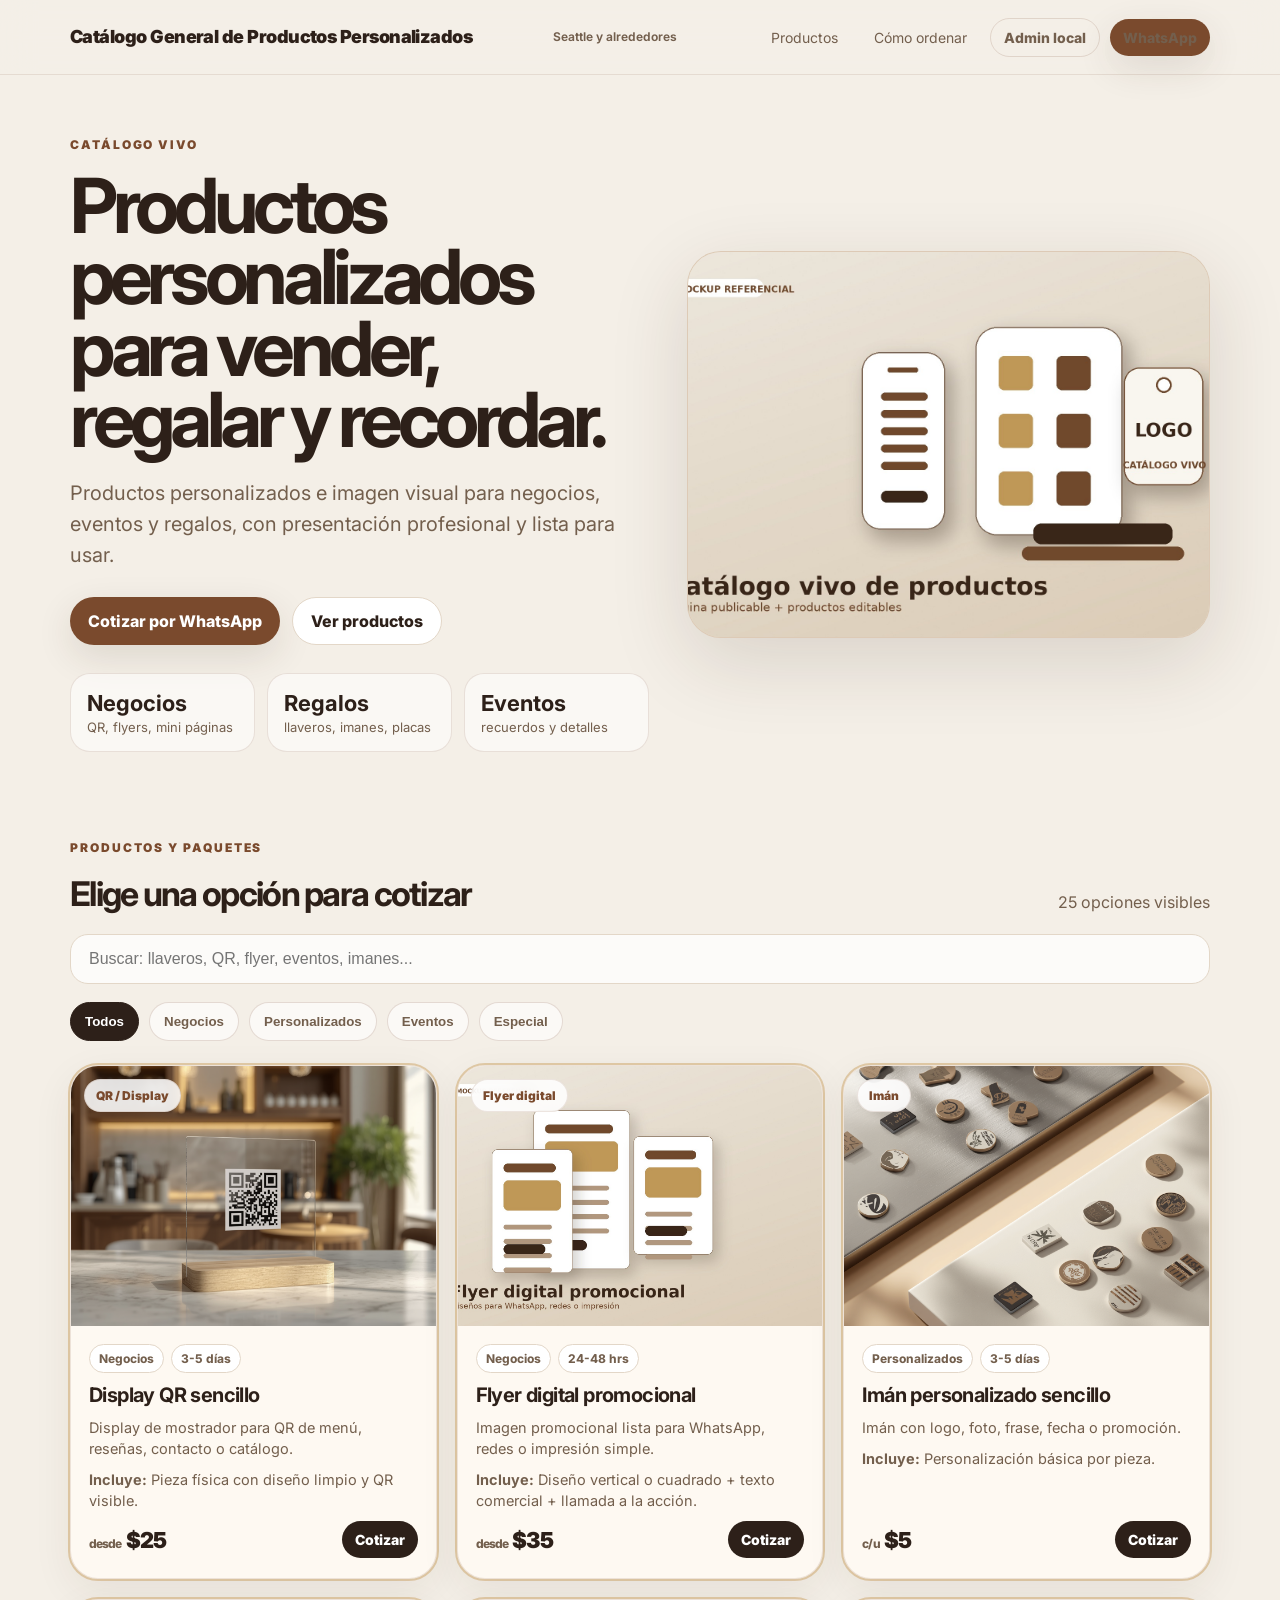
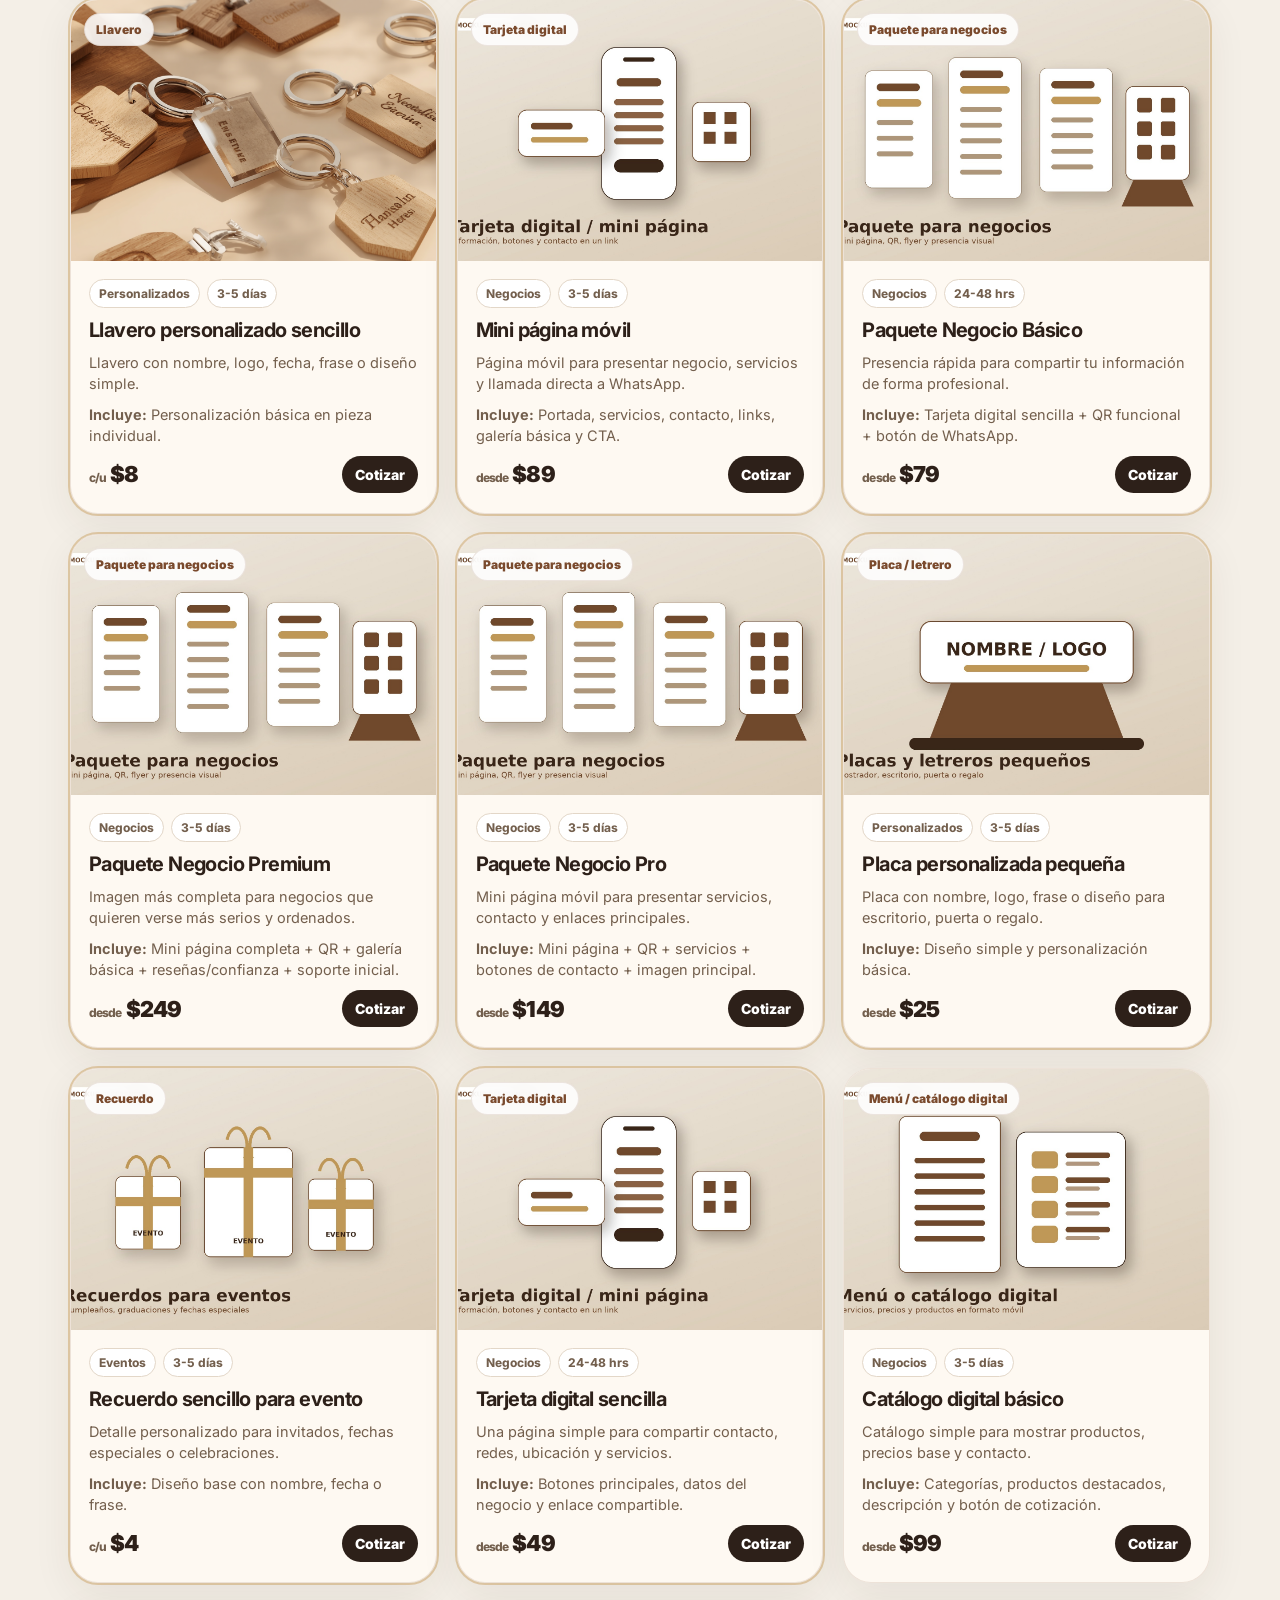
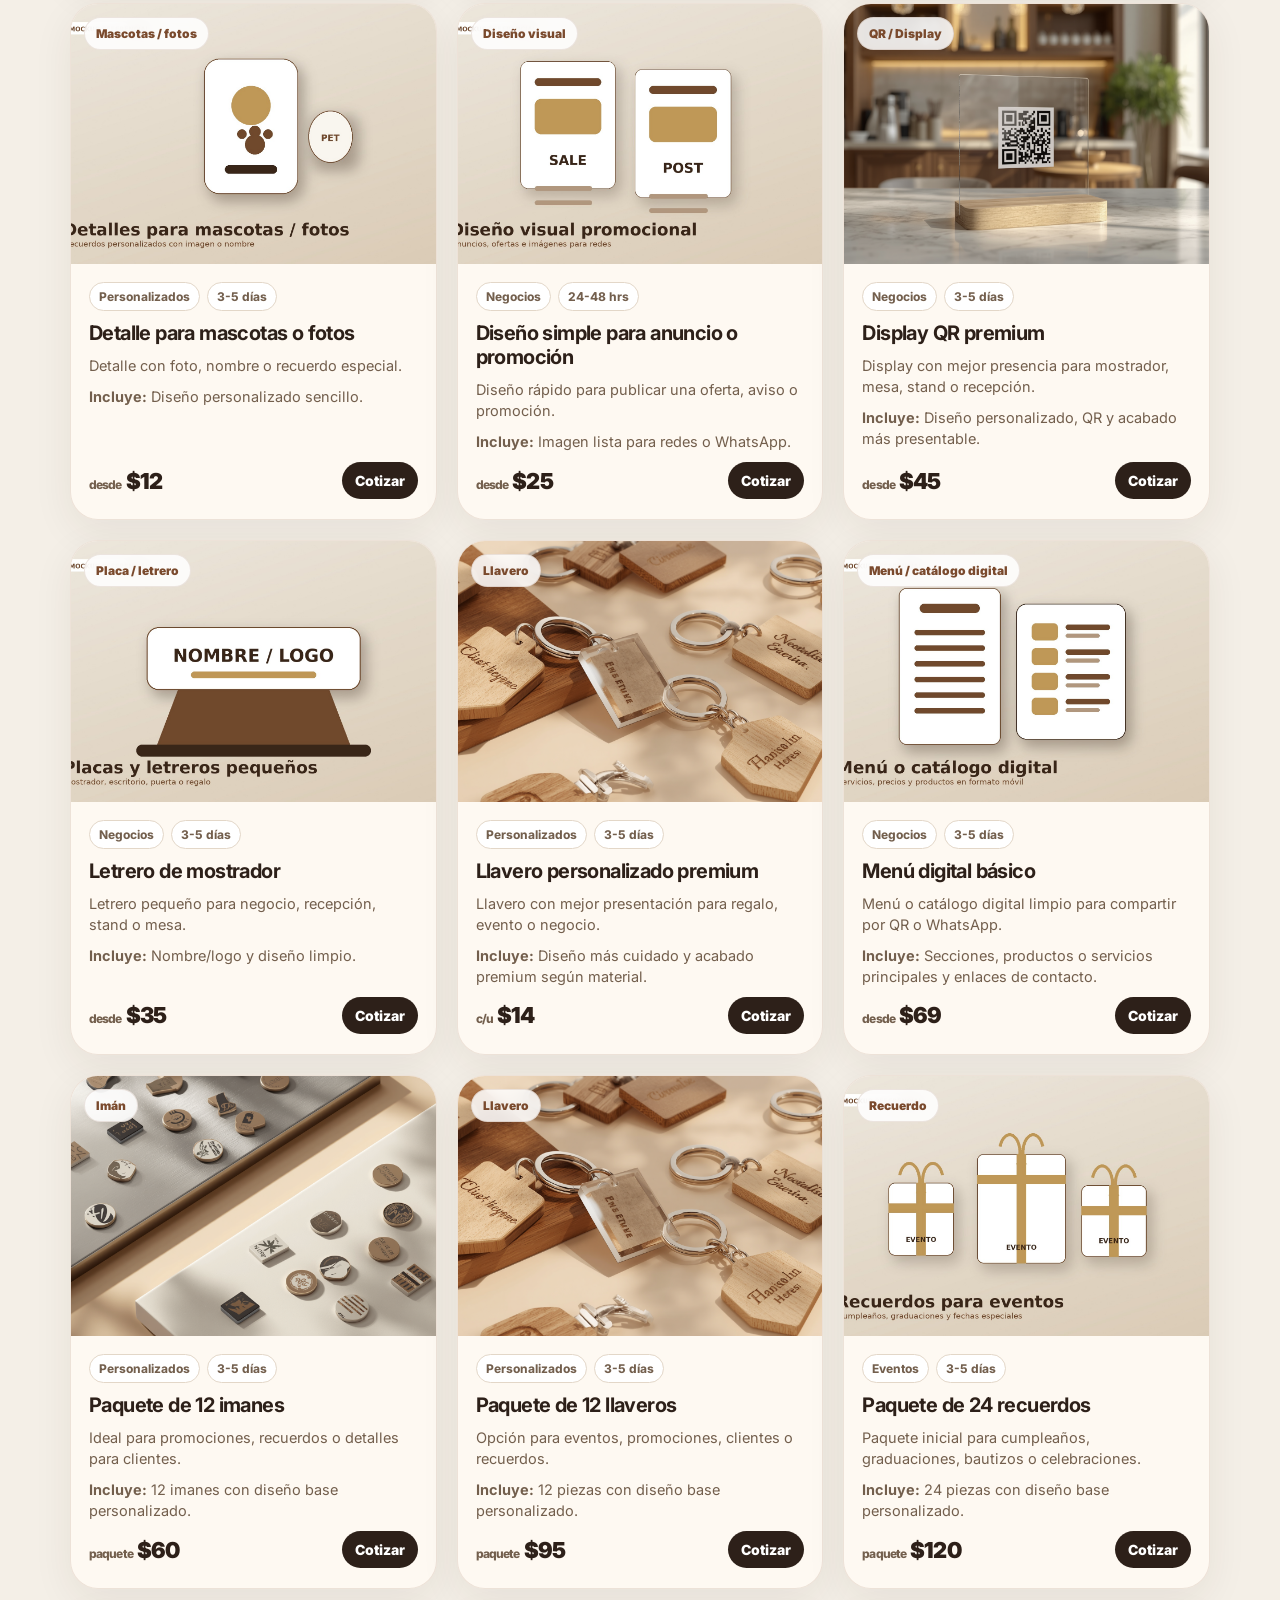
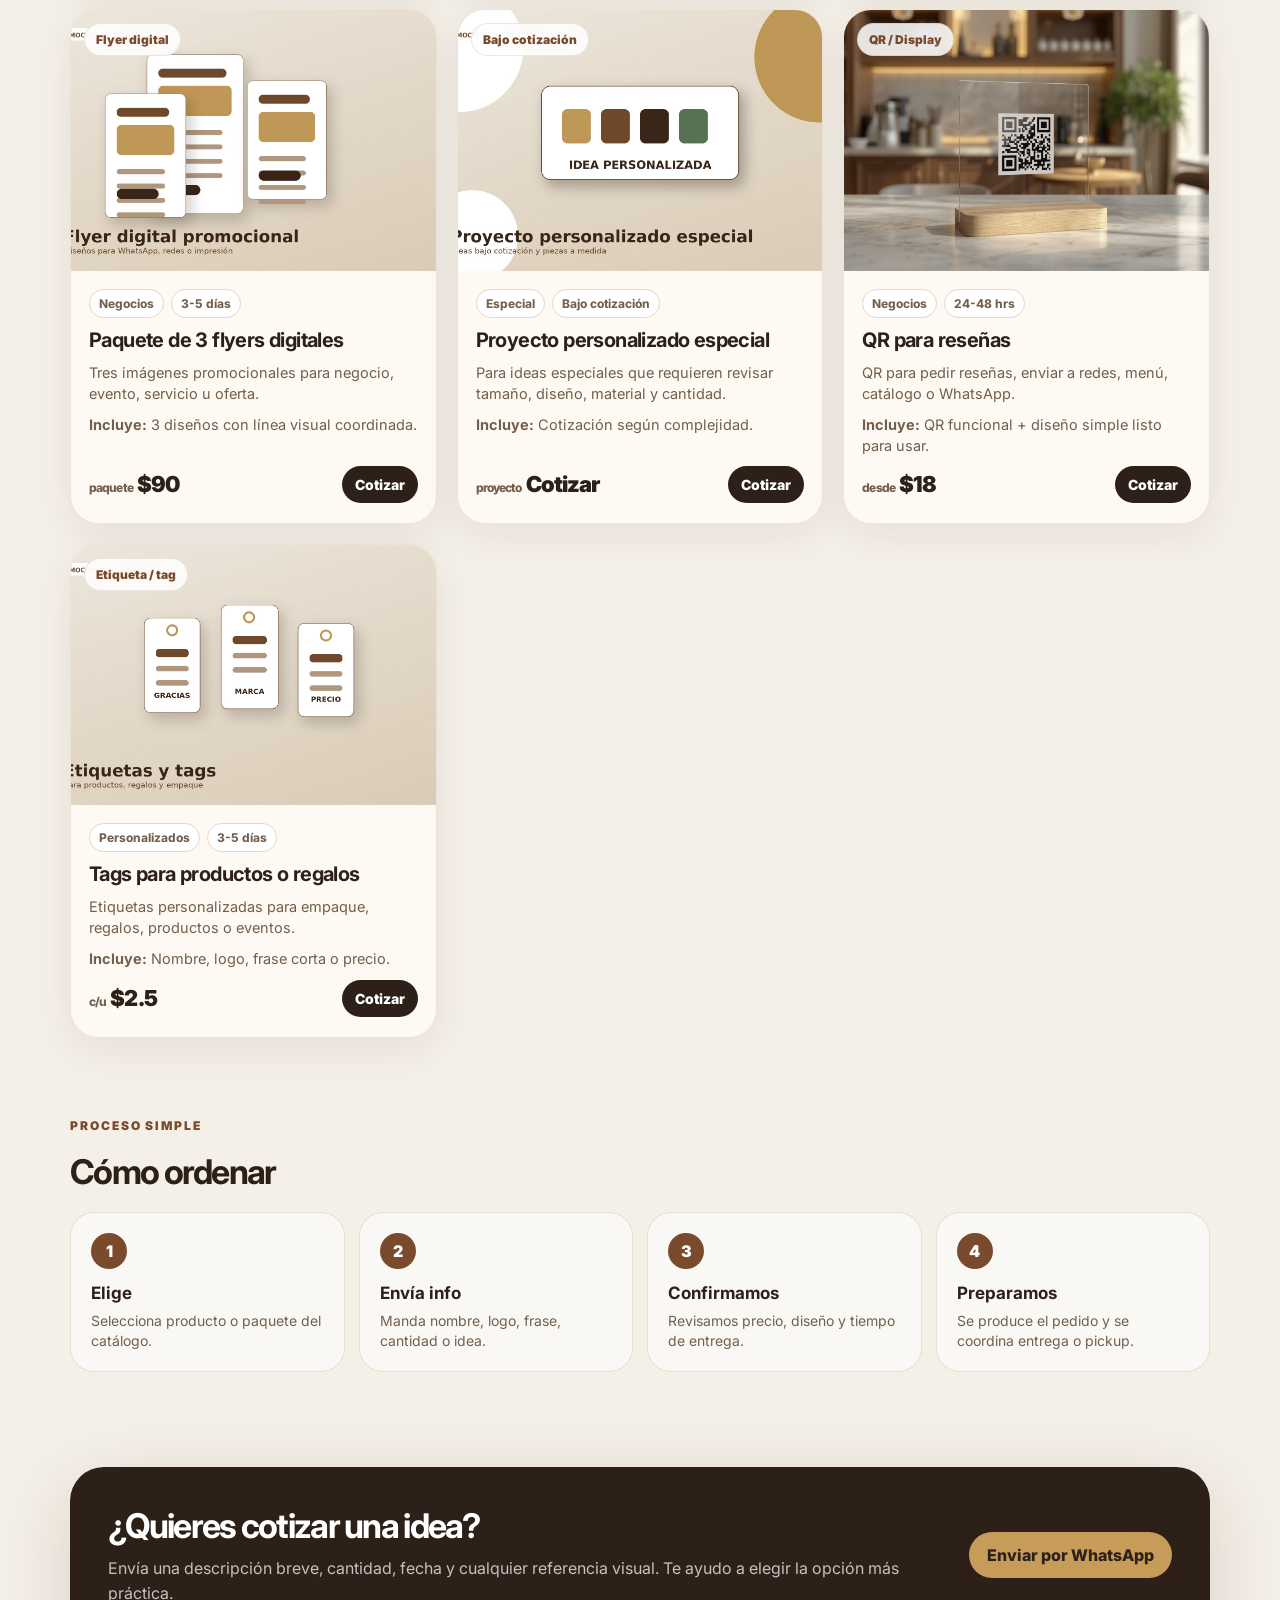
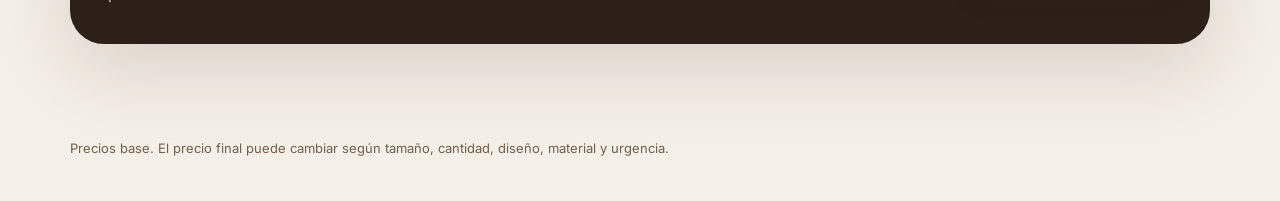
<file: index.html>
<!doctype html>
<html lang="es">
<head>
  <meta charset="utf-8" />
  <meta name="viewport" content="width=device-width, initial-scale=1" />
  <meta name="description" content="Productos personalizados e imagen visual para negocios, eventos y regalos." />
  <title>Catálogo General de Productos Personalizados</title>
  <link rel="preconnect" href="https://fonts.googleapis.com">
  <link rel="preconnect" href="https://fonts.gstatic.com" crossorigin>
  <link href="https://fonts.googleapis.com/css2?family=Inter:wght@500;650;750;800;900&display=swap" rel="stylesheet">
  <link rel="stylesheet" href="assets/css/style.css" />
</head>
<body>
  <header class="topbar"><div class="wrap nav"><div class="brand" id="brandName">Catálogo</div><div class="brand"><span id="brandSub">Seattle y alrededores</span></div><nav class="navlinks"><a href="#productos">Productos</a><a href="#proceso">Cómo ordenar</a><a href="admin-local.html" class="btn ghost">Admin local</a><a id="waMain" class="btn" target="_blank" rel="noopener">WhatsApp</a></nav></div></header>
  <main>
    <section class="hero"><div class="wrap heroGrid"><div><div class="eyebrow">Catálogo vivo</div><h1 id="heroTitle">Productos personalizados para vender, regalar y recordar.</h1><p id="heroDesc">Productos personalizados e imagen visual para negocios, eventos y regalos, con presentación profesional y lista para usar.</p><div class="heroActions"><a id="waCta" class="btn" target="_blank" rel="noopener">Cotizar por WhatsApp</a><a href="#productos" class="btn alt">Ver productos</a></div><div class="stats"><div class="stat"><strong>Negocios</strong><span>QR, flyers, mini páginas</span></div><div class="stat"><strong>Regalos</strong><span>llaveros, imanes, placas</span></div><div class="stat"><strong>Eventos</strong><span>recuerdos y detalles</span></div></div></div><div class="heroImage"><img id="heroImg" src="assets/productos/hero_portada.jpg" alt="Catálogo de productos personalizados"></div></div></section>
    <section id="productos" class="section"><div class="wrap"><div class="sectionHead"><div><div class="eyebrow">Productos y paquetes</div><h2>Elige una opción para cotizar</h2></div><p id="productCount">Opciones visibles</p></div><div class="searchBox"><input id="search" type="search" placeholder="Buscar: llaveros, QR, flyer, eventos, imanes..." /></div><div id="filters" class="filters"></div><div id="products" class="grid"></div></div></section>
    <section id="proceso" class="section"><div class="wrap"><div class="sectionHead"><div><div class="eyebrow">Proceso simple</div><h2>Cómo ordenar</h2></div></div><div class="process"><div class="step"><div class="num">1</div><h3>Elige</h3><p>Selecciona producto o paquete del catálogo.</p></div><div class="step"><div class="num">2</div><h3>Envía info</h3><p>Manda nombre, logo, frase, cantidad o idea.</p></div><div class="step"><div class="num">3</div><h3>Confirmamos</h3><p>Revisamos precio, diseño y tiempo de entrega.</p></div><div class="step"><div class="num">4</div><h3>Preparamos</h3><p>Se produce el pedido y se coordina entrega o pickup.</p></div></div></div></section>
    <section class="cta"><div class="wrap"><div class="ctaBox"><div><h2>¿Quieres cotizar una idea?</h2><p>Envía una descripción breve, cantidad, fecha y cualquier referencia visual. Te ayudo a elegir la opción más práctica.</p></div><a id="waCta2" class="btn" href="https://wa.me/12068801104" target="_blank" rel="noopener">Enviar por WhatsApp</a></div></div></section>
  </main>
  <footer class="footer"><div class="wrap">Precios base. El precio final puede cambiar según tamaño, cantidad, diseño, material y urgencia.</div></footer>
  <script src="assets/js/app.js"></script>
  <script>document.addEventListener('DOMContentLoaded',()=>setTimeout(()=>{const a=document.getElementById('waCta'); if(a) document.getElementById('waCta2').href=a.href;},500));</script>
</body>
</html>
</file>
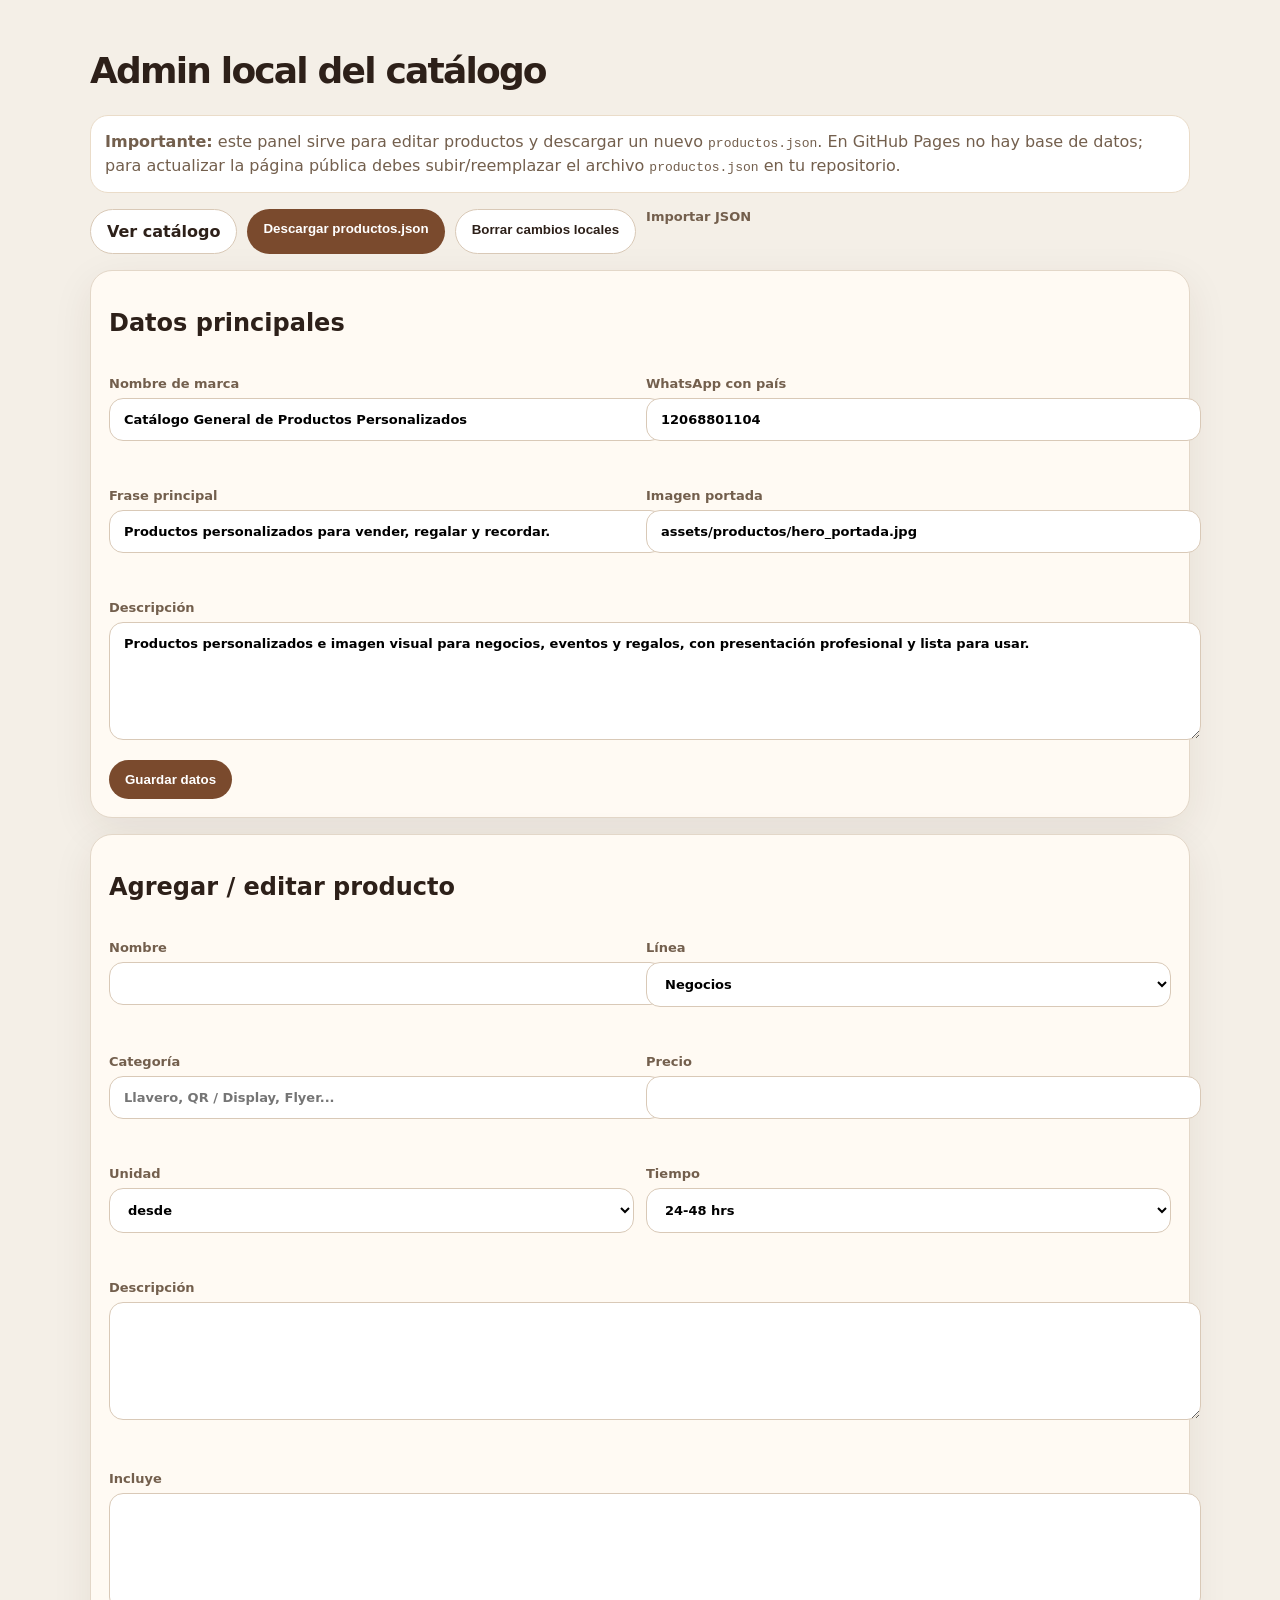
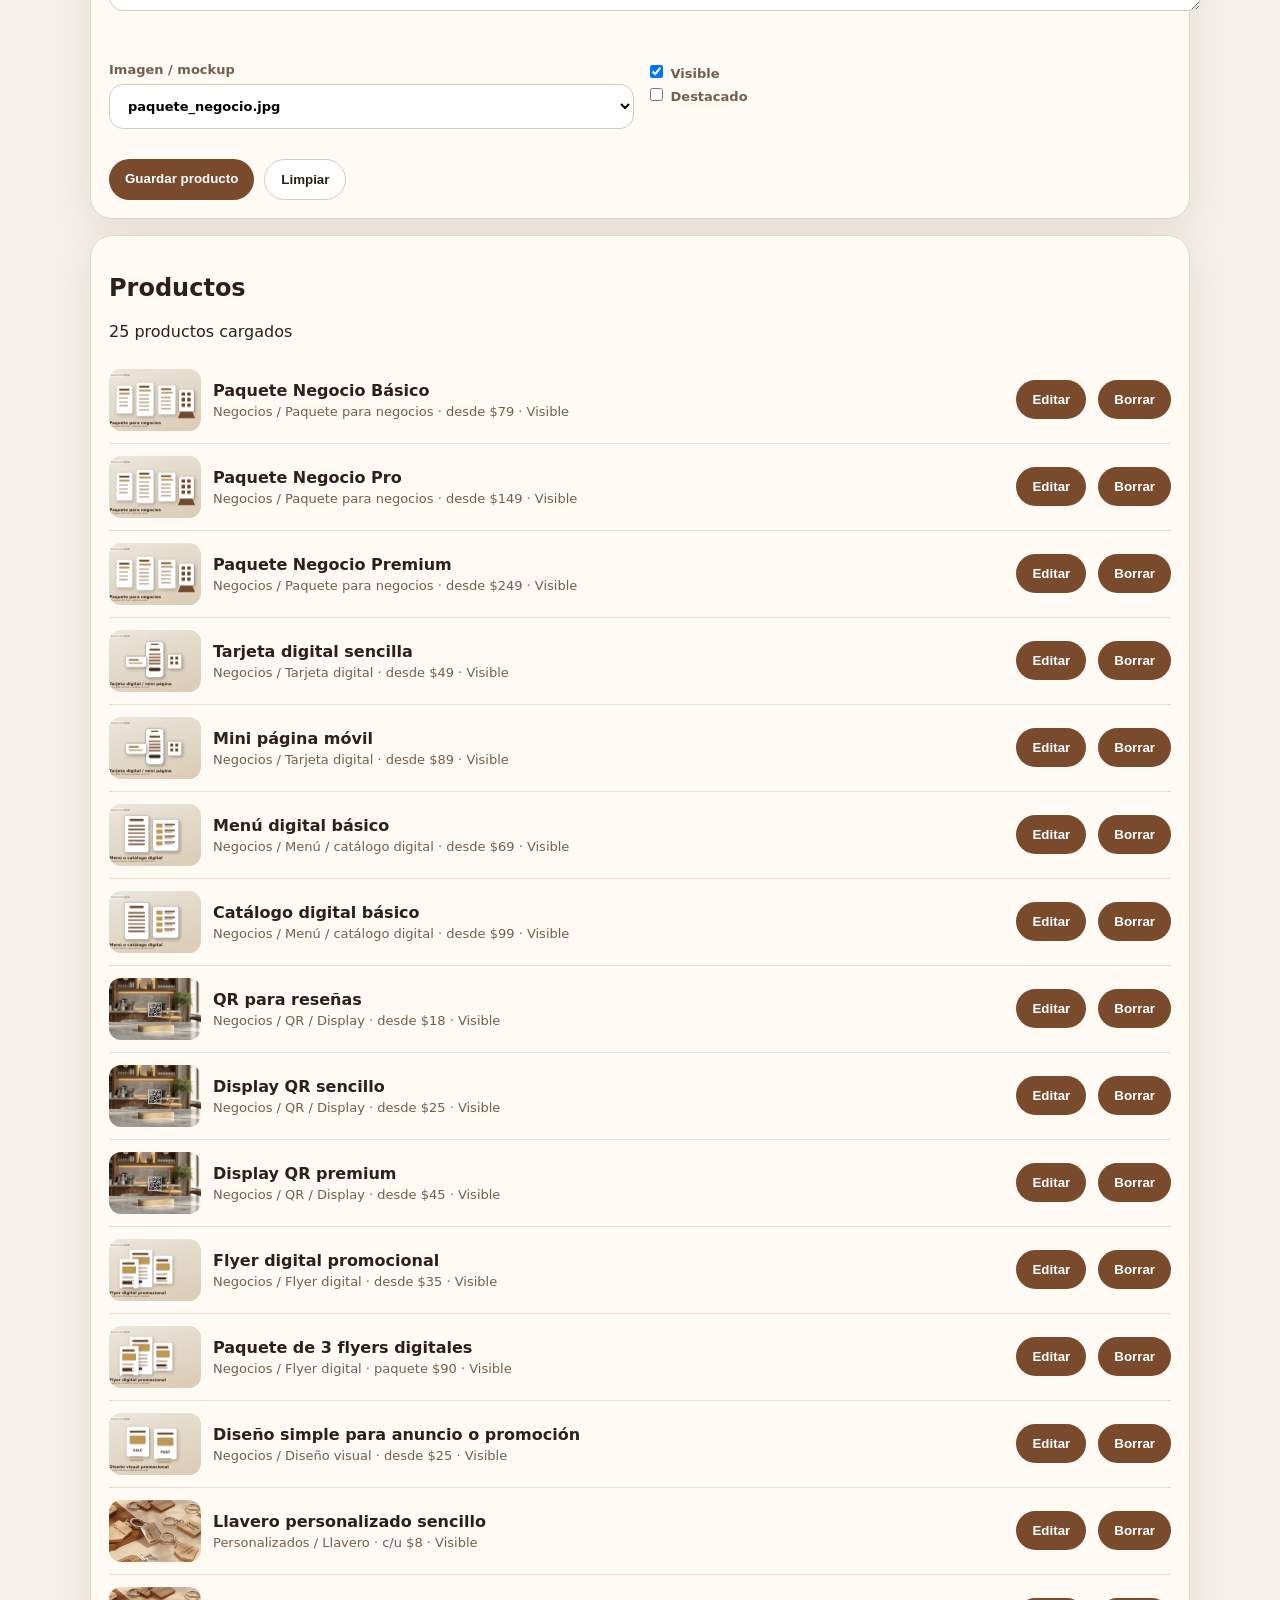
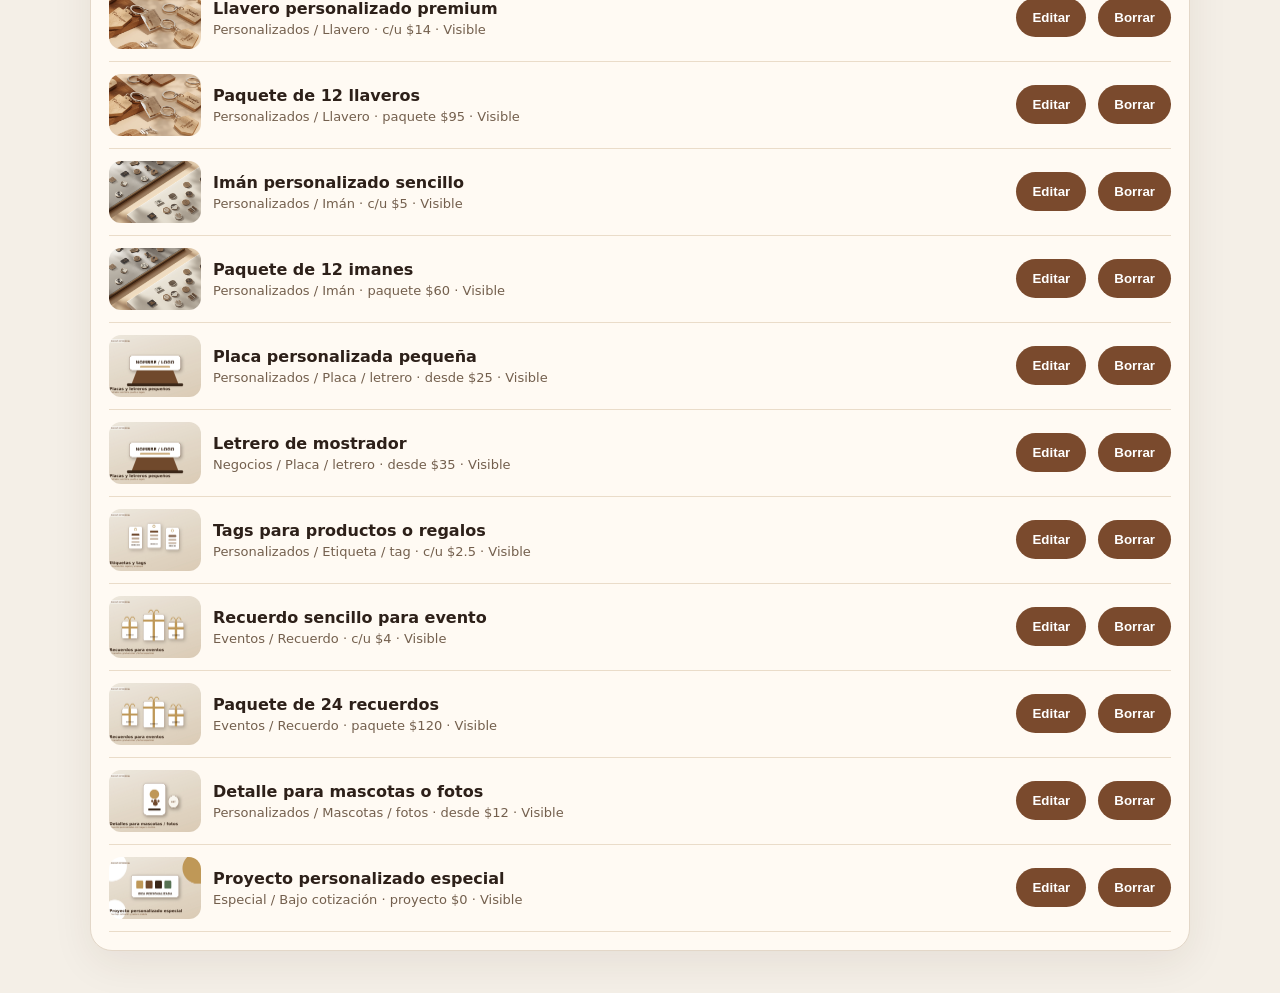
<file: admin-local.html>
<!doctype html><html lang="es"><head><meta charset="utf-8"><meta name="viewport" content="width=device-width,initial-scale=1"><title>Admin local - Catálogo</title><style>
body{margin:0;background:#f4efe7;color:#2d2019;font-family:Inter,system-ui,Arial,sans-serif}.wrap{max-width:1100px;margin:auto;padding:26px 16px}h1{font-size:36px;letter-spacing:-.05em}.panel{background:#fffaf3;border:1px solid #e3d7c8;border-radius:22px;padding:18px;margin:16px 0;box-shadow:0 12px 40px rgba(60,38,22,.08)}.grid{display:grid;grid-template-columns:repeat(2,1fr);gap:12px}label{font-weight:800;font-size:13px;color:#735f4d}input,textarea,select{width:100%;padding:13px 14px;border-radius:14px;border:1px solid #d9c9b7;background:#fff;font:inherit;margin-top:6px}textarea{min-height:90px}.actions{display:flex;gap:10px;flex-wrap:wrap;margin-top:14px}button,a.btn{border:0;background:#7a4a2d;color:#fff;border-radius:999px;padding:12px 16px;font-weight:900;cursor:pointer;text-decoration:none;display:inline-flex}button.alt,a.alt{background:#fff;color:#2d2019;border:1px solid #d9c9b7}.row{display:grid;grid-template-columns:92px 1fr auto auto;gap:12px;align-items:center;border-bottom:1px solid #eadcc9;padding:12px 0}.row img{width:92px;height:62px;object-fit:cover;border-radius:12px}.row strong{display:block}.row span{display:block;color:#735f4d;font-size:13px;margin-top:4px}.note{line-height:1.5;color:#735f4d;background:#fff;border:1px solid #eadcc9;border-radius:18px;padding:14px}@media(max-width:760px){.grid,.row{grid-template-columns:1fr}.row img{width:100%;height:160px}}
</style></head><body><div class="wrap"><h1>Admin local del catálogo</h1><p class="note"><strong>Importante:</strong> este panel sirve para editar productos y descargar un nuevo <code>productos.json</code>. En GitHub Pages no hay base de datos; para actualizar la página pública debes subir/reemplazar el archivo <code>productos.json</code> en tu repositorio.</p><div class="actions"><a class="btn alt" href="index.html">Ver catálogo</a><button id="downloadJson">Descargar productos.json</button><button class="alt" id="resetLocal">Borrar cambios locales</button><label class="btn alt">Importar JSON<input id="importJson" type="file" accept="application/json" hidden></label></div>
<div class="panel"><h2>Datos principales</h2><div class="grid"><p><label>Nombre de marca<input id="brandName"></label></p><p><label>WhatsApp con país<input id="whatsapp"></label></p><p><label>Frase principal<input id="tagline"></label></p><p><label>Imagen portada<input id="heroImage"></label></p><p style="grid-column:1/-1"><label>Descripción<textarea id="description"></textarea></label></p></div><button id="saveSettings">Guardar datos</button></div>
<div class="panel"><h2>Agregar / editar producto</h2><input type="hidden" id="editId"><div class="grid"><p><label>Nombre<input id="nombre"></label></p><p><label>Línea<select id="linea"><option>Negocios</option><option>Personalizados</option><option>Eventos</option><option>Especial</option></select></label></p><p><label>Categoría<input id="categoria" placeholder="Llavero, QR / Display, Flyer..."></label></p><p><label>Precio<input id="precio" type="number" step="0.01"></label></p><p><label>Unidad<select id="unidad"><option>desde</option><option>c/u</option><option>paquete</option><option>proyecto</option></select></label></p><p><label>Tiempo<select id="tiempo"><option>24-48 hrs</option><option>3-5 días</option><option>Mismo día</option><option>Bajo cotización</option></select></label></p><p style="grid-column:1/-1"><label>Descripción<textarea id="descripcion"></textarea></label></p><p style="grid-column:1/-1"><label>Incluye<textarea id="incluye"></textarea></label></p><p><label>Imagen / mockup<select id="imagen"></select></label></p><p><label><input id="visible" type="checkbox" checked style="width:auto"> Visible</label><br><label><input id="destacado" type="checkbox" style="width:auto"> Destacado</label></p></div><div class="actions"><button id="saveProduct">Guardar producto</button><button class="alt" id="clear">Limpiar</button></div></div>
<div class="panel"><h2>Productos</h2><p id="count"></p><div id="list"></div></div></div><script src="assets/js/admin.js"></script></body></html>
</file>
<file: assets/css/style.css>
:root{
  --bg:#f4efe7; --panel:#fffaf3; --ink:#2d2019; --muted:#735f4d; --line:#e3d7c8;
  --accent:#7a4a2d; --gold:#c79b58; --soft:#eadcc9; --white:#fff; --radius:24px;
  --shadow:0 24px 80px rgba(60,38,22,.14); --shadow2:0 12px 36px rgba(60,38,22,.12);
}
*{box-sizing:border-box} html{scroll-behavior:smooth} body{margin:0;font-family:Inter, ui-sans-serif, system-ui, -apple-system, Segoe UI, Roboto, Arial, sans-serif;background:var(--bg);color:var(--ink)}
a{color:inherit} .wrap{max-width:1180px;margin:0 auto;padding:0 20px}.topbar{position:sticky;top:0;z-index:50;background:rgba(244,239,231,.84);backdrop-filter:blur(16px);border-bottom:1px solid rgba(122,74,45,.12)}
.nav{height:74px;display:flex;align-items:center;justify-content:space-between;gap:18px}.brand{font-weight:900;letter-spacing:-.03em;font-size:18px;line-height:1.05}.brand span{display:block;font-size:12px;font-weight:650;color:var(--muted);letter-spacing:0}.navlinks{display:flex;gap:10px;align-items:center;flex-wrap:wrap}.navlinks a{font-size:14px;text-decoration:none;padding:10px 13px;border-radius:999px;color:var(--muted)}.navlinks a:hover{background:#fff;color:var(--ink)}
.btn{display:inline-flex;align-items:center;justify-content:center;gap:8px;border:0;border-radius:999px;padding:13px 18px;background:var(--accent);color:#fff;font-weight:800;text-decoration:none;box-shadow:var(--shadow2);cursor:pointer}.btn.alt{background:#fff;color:var(--ink);border:1px solid var(--line);box-shadow:none}.btn.ghost{background:transparent;color:var(--muted);box-shadow:none;border:1px solid rgba(122,74,45,.16)}
.hero{padding:62px 0 48px}.heroGrid{display:grid;grid-template-columns:1.05fr .95fr;gap:38px;align-items:center}.eyebrow{text-transform:uppercase;font-size:12px;letter-spacing:.16em;font-weight:900;color:var(--accent);margin-bottom:18px}.hero h1{font-size:clamp(42px,7vw,76px);line-height:.94;margin:0 0 22px;letter-spacing:-.07em}.hero p{font-size:20px;line-height:1.55;color:var(--muted);margin:0 0 26px;max-width:620px}.heroActions{display:flex;gap:12px;flex-wrap:wrap}.heroImage{border-radius:34px;overflow:hidden;background:var(--soft);box-shadow:var(--shadow);border:1px solid rgba(122,74,45,.12);aspect-ratio:1.35/1}.heroImage img{width:100%;height:100%;object-fit:cover;display:block}.stats{display:grid;grid-template-columns:repeat(3,1fr);gap:12px;margin-top:28px}.stat{background:rgba(255,255,255,.55);border:1px solid rgba(122,74,45,.14);border-radius:20px;padding:16px}.stat strong{display:block;font-size:22px}.stat span{display:block;color:var(--muted);font-size:13px;margin-top:3px}
.section{padding:40px 0}.sectionHead{display:flex;align-items:end;justify-content:space-between;gap:20px;margin-bottom:20px}.section h2{font-size:34px;letter-spacing:-.05em;margin:0}.sectionHead p{margin:0;color:var(--muted);max-width:520px;line-height:1.5}.filters{display:flex;gap:10px;flex-wrap:wrap;margin:0 0 24px}.filter{border:1px solid rgba(122,74,45,.18);background:rgba(255,255,255,.64);color:var(--muted);border-radius:999px;padding:11px 14px;cursor:pointer;font-weight:750}.filter.active{background:var(--ink);color:#fff;border-color:var(--ink)}.searchBox{display:flex;gap:10px;margin-bottom:18px}.searchBox input{width:100%;border:1px solid var(--line);border-radius:18px;padding:15px 18px;background:rgba(255,255,255,.75);font-size:16px;color:var(--ink);outline:none}.searchBox input:focus{border-color:var(--accent);box-shadow:0 0 0 4px rgba(122,74,45,.08)}
.grid{display:grid;grid-template-columns:repeat(3,1fr);gap:20px}.card{background:rgba(255,250,243,.9);border:1px solid rgba(122,74,45,.13);border-radius:28px;overflow:hidden;box-shadow:0 12px 40px rgba(60,38,22,.07);display:flex;flex-direction:column}.media{aspect-ratio:1.4/1;overflow:hidden;background:var(--soft);position:relative}.media img,.media video{width:100%;height:100%;object-fit:cover;display:block;transition:transform .35s ease}.card:hover .media img{transform:scale(1.045)}.badge{position:absolute;top:13px;left:13px;background:rgba(255,255,255,.86);backdrop-filter:blur(8px);border:1px solid rgba(122,74,45,.13);border-radius:999px;padding:8px 11px;font-size:12px;font-weight:900;color:var(--accent)}.body{padding:18px 18px 20px;display:flex;flex-direction:column;gap:10px;flex:1}.body h3{font-size:20px;letter-spacing:-.03em;margin:0}.desc{color:var(--muted);line-height:1.45;margin:0;font-size:14.5px}.meta{display:flex;align-items:center;justify-content:space-between;gap:10px;margin-top:auto}.price{font-size:22px;font-weight:950;letter-spacing:-.04em}.price small{font-size:12px;color:var(--muted);font-weight:800;margin-right:4px}.quote{font-size:14px;text-decoration:none;background:var(--ink);color:#fff;padding:10px 13px;border-radius:999px;font-weight:850}.chips{display:flex;gap:7px;flex-wrap:wrap}.chip{font-size:12px;font-weight:750;color:var(--muted);background:#fff;border:1px solid var(--line);border-radius:999px;padding:6px 9px}.featured{outline:2px solid rgba(199,155,88,.46)}
.process{display:grid;grid-template-columns:repeat(4,1fr);gap:14px}.step{background:rgba(255,255,255,.56);border:1px solid rgba(122,74,45,.14);border-radius:24px;padding:20px}.num{width:36px;height:36px;border-radius:50%;background:var(--accent);color:#fff;display:grid;place-items:center;font-weight:900;margin-bottom:14px}.step h3{margin:0 0 8px;font-size:17px}.step p{margin:0;color:var(--muted);line-height:1.45;font-size:14px}.cta{padding:55px 0 70px}.ctaBox{background:var(--ink);color:#fff;border-radius:34px;padding:38px;display:grid;grid-template-columns:1fr auto;gap:20px;align-items:center;box-shadow:var(--shadow)}.ctaBox h2{margin:0 0 10px;font-size:34px;letter-spacing:-.05em}.ctaBox p{margin:0;color:rgba(255,255,255,.72);line-height:1.55}.ctaBox .btn{background:var(--gold);color:var(--ink)}.footer{padding:26px 0 45px;color:var(--muted);font-size:13px}.hidden{display:none!important}
@media(max-width:920px){.heroGrid{grid-template-columns:1fr}.grid{grid-template-columns:repeat(2,1fr)}.process{grid-template-columns:repeat(2,1fr)}.navlinks a:not(.btn){display:none}.ctaBox{grid-template-columns:1fr}.stats{grid-template-columns:1fr 1fr 1fr}.hero{padding-top:38px}}
@media(max-width:640px){.wrap{padding:0 14px}.grid{grid-template-columns:1fr}.process{grid-template-columns:1fr}.hero h1{font-size:44px}.hero p{font-size:17px}.section h2{font-size:28px}.stats{grid-template-columns:1fr}.nav{height:66px}.brand{font-size:15px}.btn{padding:11px 14px}.ctaBox{padding:25px;border-radius:26px}}
</file>
